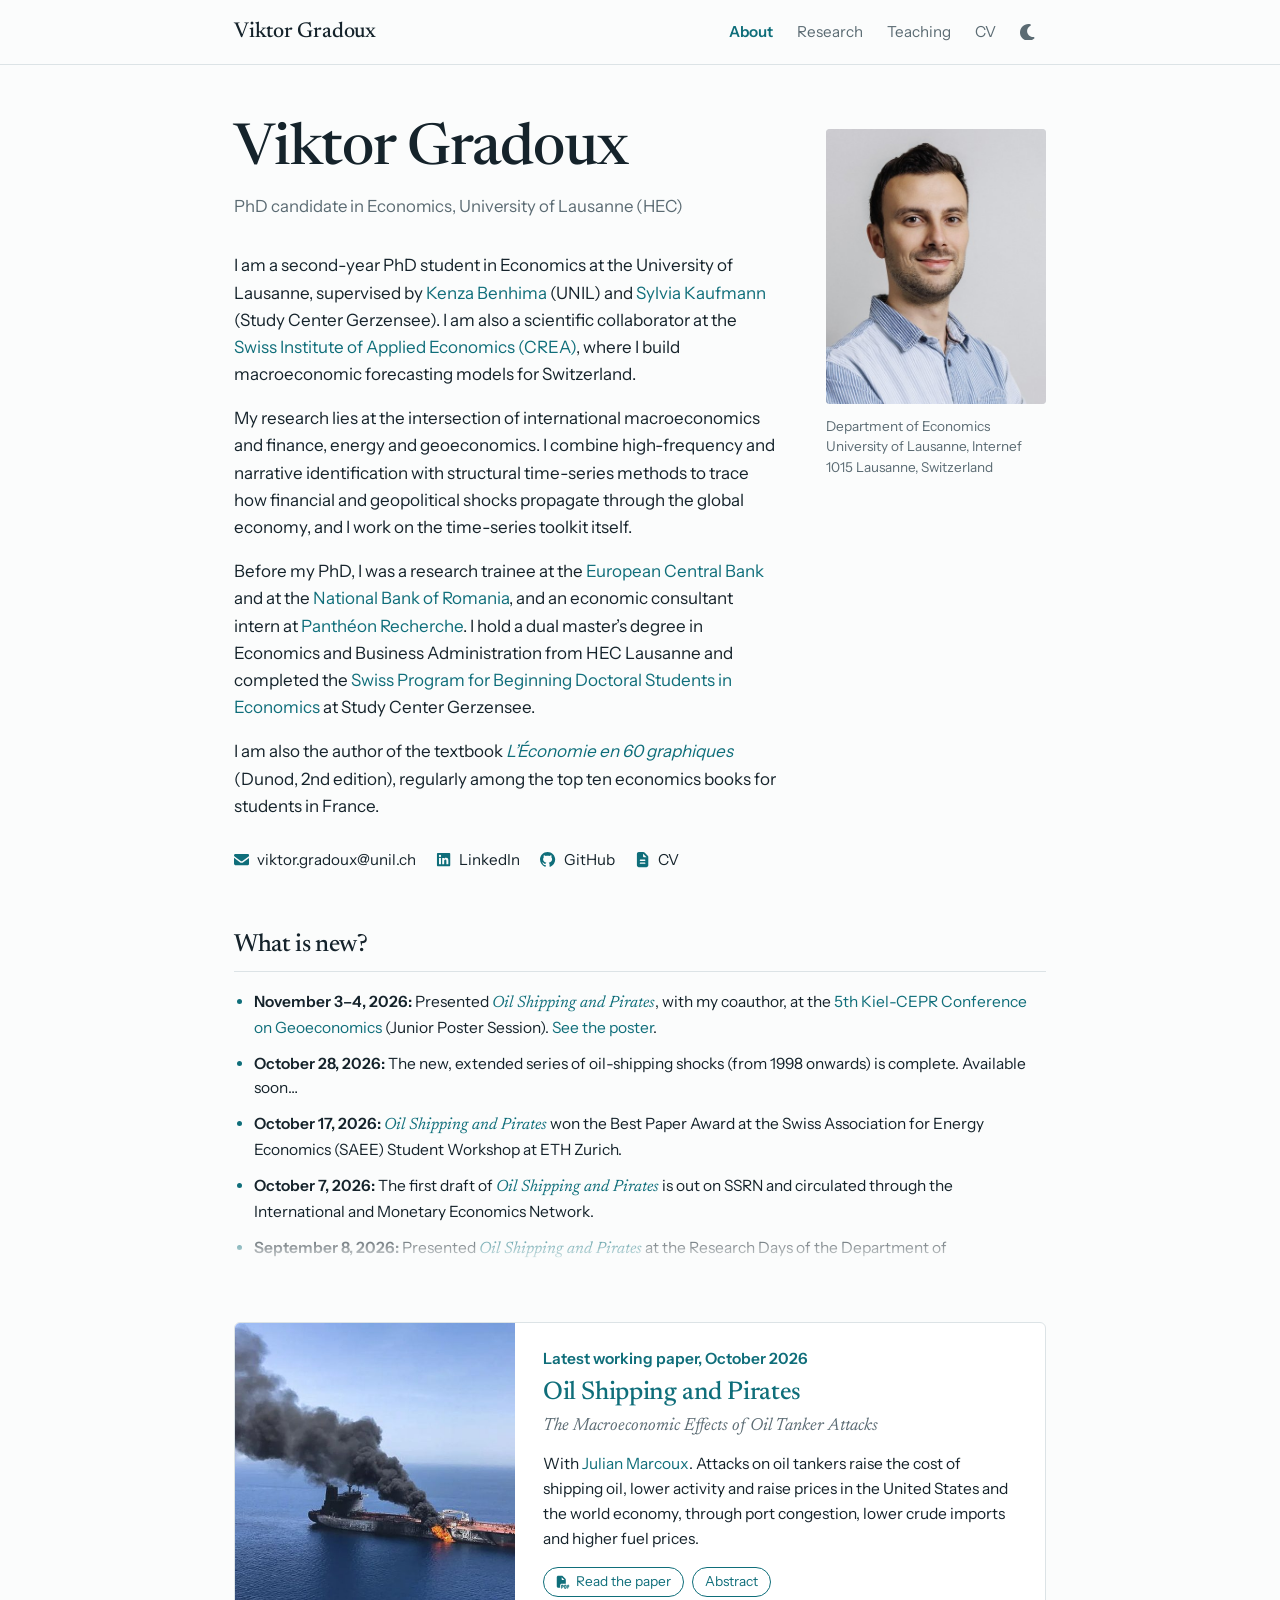
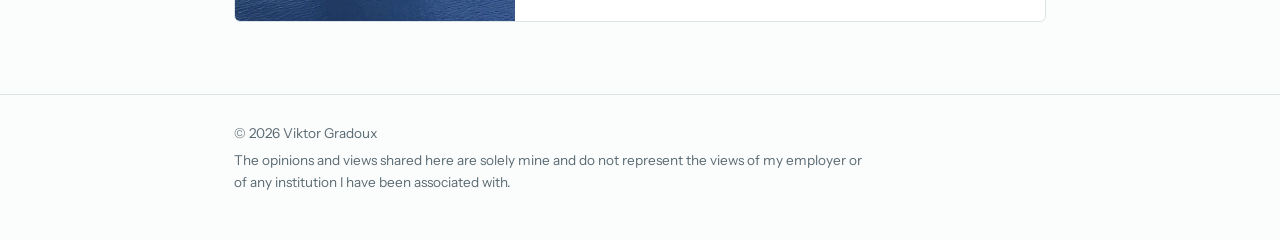
<file: docs/index.html>
<!DOCTYPE html>
<html xmlns="http://www.w3.org/1999/xhtml" lang="en" xml:lang="en"><head>

<meta charset="utf-8">
<meta name="generator" content="quarto-1.5.57">

<meta name="viewport" content="width=device-width, initial-scale=1.0, user-scalable=yes">

<meta name="description" content="Viktor Gradoux, PhD candidate in Economics at the University of Lausanne: international macroeconomics, energy and geoeconomics.">

<title>Viktor Gradoux</title>
<style>
code{white-space: pre-wrap;}
span.smallcaps{font-variant: small-caps;}
div.columns{display: flex; gap: min(4vw, 1.5em);}
div.column{flex: auto; overflow-x: auto;}
div.hanging-indent{margin-left: 1.5em; text-indent: -1.5em;}
ul.task-list{list-style: none;}
ul.task-list li input[type="checkbox"] {
  width: 0.8em;
  margin: 0 0.8em 0.2em -1em; /* quarto-specific, see https://github.com/quarto-dev/quarto-cli/issues/4556 */ 
  vertical-align: middle;
}
.display.math{display: block; text-align: center; margin: 0.5rem auto;}
</style>


<link rel="icon" href="assets/img/favicon.svg" type="image/svg+xml">
<link rel="preload" href="assets/fonts/newsreader-latin-standard-normal.woff2" as="font" type="font/woff2" crossorigin="">
<link rel="stylesheet" href="assets/css/style.css?v=20261104">
<script src="assets/js/site.js"></script>


</head>

<body>

<!-- Site header and menu, shared by every page. Add a page to the menu here. -->
  <header class="site-header">
    <div class="wrap">
      <a class="site-name" href="index.html">Viktor Gradoux</a>
      <button class="icon-btn menu-btn" id="menu-toggle" aria-label="Open menu" aria-expanded="false" aria-controls="site-nav"><svg class="ico" aria-hidden="true" focusable="false" xmlns="http://www.w3.org/2000/svg" viewbox="0 0 448 512"><path fill="currentColor" d="M0 96C0 78.3 14.3 64 32 64l384 0c17.7 0 32 14.3 32 32s-14.3 32-32 32L32 128C14.3 128 0 113.7 0 96zM0 256c0-17.7 14.3-32 32-32l384 0c17.7 0 32 14.3 32 32s-14.3 32-32 32L32 288c-17.7 0-32-14.3-32-32zM448 416c0 17.7-14.3 32-32 32L32 448c-17.7 0-32-14.3-32-32s14.3-32 32-32l384 0c17.7 0 32 14.3 32 32z"></path></svg></button>
      <nav class="nav" id="site-nav" aria-label="Main">
        <a href="index.html">About</a>
        <a href="research.html">Research</a>
        <a href="teaching.html">Teaching</a>
        <a href="cv.html">CV</a>
        <button class="icon-btn" id="theme-toggle" aria-label="Switch theme"><svg class="ico" aria-hidden="true" focusable="false" xmlns="http://www.w3.org/2000/svg" viewbox="0 0 512 512"><path fill="currentColor" d="M256 0C114.6 0 0 114.6 0 256S114.6 512 256 512c68.8 0 131.3-27.2 177.3-71.4 7.3-7 9.4-17.9 5.3-27.1s-13.7-14.9-23.8-14.1c-4.9 .4-9.8 .6-14.8 .6-101.6 0-184-82.4-184-184 0-72.1 41.5-134.6 102.1-164.8 9.1-4.5 14.3-14.3 13.1-24.4S322.6 8.5 312.7 6.3C294.4 2.2 275.4 0 256 0z"></path></svg></button>
      </nav>
    </div>
  </header>

  <main>
    <div class="wrap">




      <div class="about">
        <div class="about-head">
          <h1 class="about-name">Viktor Gradoux</h1>
          <p class="about-role">PhD candidate in Economics, University of Lausanne (HEC)</p>
        </div>
        <div class="about-text">
<!-- Biography: plain Markdown, edit freely. -->
<div class="bio">
<p>I am a second-year PhD student in Economics at the University of Lausanne, supervised by <a href="https://sites.google.com/site/benhimakenza/">Kenza Benhima</a> (UNIL) and <a href="https://szgerzensee.ch/about/staff/sylvia-kaufmann">Sylvia Kaufmann</a> (Study Center Gerzensee). I am also a scientific collaborator at the <a href="https://www.unil.ch/crea/fr/home/menuinst/a-propos/nos-membres.html">Swiss Institute of Applied Economics (CREA)</a>, where I build macroeconomic forecasting models for Switzerland.</p>
<p>My research lies at the intersection of international macroeconomics and finance, energy and geoeconomics. I combine high-frequency and narrative identification with structural time-series methods to trace how financial and geopolitical shocks propagate through the global economy, and I work on the time-series toolkit itself.</p>
<p>Before my PhD, I was a research trainee at the <a href="https://www.ecb.europa.eu/home/html/index.en.html">European Central Bank</a> and at the <a href="https://www.bnr.ro/National-Bank-of-Romania-1144-Mobile.aspx">National Bank of Romania</a>, and an economic consultant intern at <a href="https://www.pantheon-recherche.com/">Panthéon Recherche</a>. I hold a dual master’s degree in Economics and Business Administration from HEC Lausanne and completed the <a href="https://szgerzensee.ch/courses/swiss-program-for-beginning-doctoral-students-in-economics/alumni-1">Swiss Program for Beginning Doctoral Students in Economics</a> at Study Center Gerzensee.</p>
<p>I am also the author of the textbook <a href="https://www.dunod.com/prepas-concours/economie-en-60-graphiques-pour-reussir-vos-concours"><em>L’Économie en 60 graphiques</em></a> (Dunod, 2nd edition), regularly among the top ten economics books for students in France.</p>
</div>
          <ul class="links">
            <li><a href="mailto:viktor.gradoux@unil.ch"><svg class="ico" aria-hidden="true" focusable="false" xmlns="http://www.w3.org/2000/svg" viewbox="0 0 512 512"><path fill="currentColor" d="M48 64c-26.5 0-48 21.5-48 48 0 15.1 7.1 29.3 19.2 38.4l208 156c17.1 12.8 40.5 12.8 57.6 0l208-156c12.1-9.1 19.2-23.3 19.2-38.4 0-26.5-21.5-48-48-48L48 64zM0 196L0 384c0 35.3 28.7 64 64 64l384 0c35.3 0 64-28.7 64-64l0-188-198.4 148.8c-34.1 25.6-81.1 25.6-115.2 0L0 196z"></path></svg>viktor.gradoux@unil.ch</a></li>
            <li><a href="https://ch.linkedin.com/in/viktor-gradoux-b36a55170"><svg class="ico" aria-hidden="true" focusable="false" xmlns="http://www.w3.org/2000/svg" viewbox="0 0 448 512"><path fill="currentColor" d="M416 32L31.9 32C14.3 32 0 46.5 0 64.3L0 447.7C0 465.5 14.3 480 31.9 480L416 480c17.6 0 32-14.5 32-32.3l0-383.4C448 46.5 433.6 32 416 32zM135.4 416l-66.4 0 0-213.8 66.5 0 0 213.8-.1 0zM102.2 96a38.5 38.5 0 1 1 0 77 38.5 38.5 0 1 1 0-77zM384.3 416l-66.4 0 0-104c0-24.8-.5-56.7-34.5-56.7-34.6 0-39.9 27-39.9 54.9l0 105.8-66.4 0 0-213.8 63.7 0 0 29.2 .9 0c8.9-16.8 30.6-34.5 62.9-34.5 67.2 0 79.7 44.3 79.7 101.9l0 117.2z"></path></svg>LinkedIn</a></li>
            <li><a href="https://github.com/viktor-gradoux"><svg class="ico" aria-hidden="true" focusable="false" xmlns="http://www.w3.org/2000/svg" viewbox="0 0 512 512"><path fill="currentColor" d="M216.5 362.5c-66-8-112.5-55.5-112.5-117 0-25 9-52 24-70-6.5-16.5-5.5-51.5 2-66 20-2.5 47 8 63 22.5 19-6 39-9 63.5-9s44.5 3 62.5 8.5c15.5-14 43-24.5 63-22 7 13.5 8 48.5 1.5 65.5 16 19 24.5 44.5 24.5 70.5 0 61.5-46.5 108-113.5 116.5 17 11 28.5 35 28.5 62.5l0 52C323 491.5 335.5 500 350.5 494 441 459.5 512 369 512 257 512 115.5 397 0 255.5 0S0 115.5 0 257c0 111 70.5 203 165.5 237.5 13.5 5 26.5-4 26.5-17.5l0-40c-7 3-16 5-24 5-33 0-52.5-18-66.5-51.5-5.5-13.5-11.5-21.5-23-23-6-.5-8-3-8-6 0-6 10-10.5 20-10.5 14.5 0 27 9 40 27.5 10 14.5 20.5 21 33 21s20.5-4.5 32-16c8.5-8.5 15-16 21-21z"></path></svg>GitHub</a></li>
            <li><a href="cv.html"><svg class="ico" aria-hidden="true" focusable="false" xmlns="http://www.w3.org/2000/svg" viewbox="0 0 384 512"><path fill="currentColor" d="M0 64C0 28.7 28.7 0 64 0L213.5 0c17 0 33.3 6.7 45.3 18.7L365.3 125.3c12 12 18.7 28.3 18.7 45.3L384 448c0 35.3-28.7 64-64 64L64 512c-35.3 0-64-28.7-64-64L0 64zm208-5.5l0 93.5c0 13.3 10.7 24 24 24L325.5 176 208 58.5zM120 256c-13.3 0-24 10.7-24 24s10.7 24 24 24l144 0c13.3 0 24-10.7 24-24s-10.7-24-24-24l-144 0zm0 96c-13.3 0-24 10.7-24 24s10.7 24 24 24l144 0c13.3 0 24-10.7 24-24s-10.7-24-24-24l-144 0z"></path></svg>CV</a></li>
          </ul>
        </div>
        <div class="portrait">
          <figure>
            <img src="assets/img/viktor-gradoux.jpg" alt="Portrait of Viktor Gradoux" width="560" height="700">
            <figcaption>Department of Economics<br>University of Lausanne, Internef<br>1015 Lausanne, Switzerland</figcaption>
          </figure>
        </div>
      </div>

      <section class="news" aria-labelledby="news-title">
        <h2 id="news-title" class="news-title">What is new?</h2>
        <!-- News: newest first. Each item is one <li>; the box scrolls once the list is long. -->
        <div class="news-scroll" tabindex="0" role="region" aria-label="News, scrollable">
          <ul class="news-list">
            <li><strong>November 3–4, 2026:</strong> Presented <a href="research.html#oil-shipping"><em>Oil Shipping and Pirates</em></a>, with my coauthor, at the <a href="https://cepr.org/events/5th-kiel-cepr-conference-geoeconomics">5th Kiel-CEPR Conference on Geoeconomics</a> (Junior Poster Session). <a href="assets/files/Gradoux_Marcoux_Kiel-CEPR_poster.pdf">See the poster</a>.</li>
            <li><strong>October 28, 2026:</strong> The new, extended series of oil-shipping shocks (from 1998 onwards) is complete. Available soon…</li>
            <li><strong>October 17, 2026:</strong> <a href="research.html#oil-shipping"><em>Oil Shipping and Pirates</em></a> won the Best Paper Award at the Swiss Association for Energy Economics (SAEE) Student Workshop at ETH Zurich.</li>
            <li><strong>October 7, 2026:</strong> The first draft of <a href="assets/files/Gradoux_Marcoux_Oil_Shipping_and_Pirates.pdf"><em>Oil Shipping and Pirates</em></a> is out on SSRN and circulated through the International and Monetary Economics Network.</li>
            <li><strong>September 8, 2026:</strong> Presented <a href="research.html#oil-shipping"><em>Oil Shipping and Pirates</em></a> at the Research Days of the Department of Economics, University of Lausanne.</li>
            <li><strong>August 24–28, 2026:</strong> Attended, with my coauthor, the <a href="https://www.ugent.be/eb/economics/en/news-events/news/summerschoolmacro2026">Empirical Macroeconomics Summer School</a> at Ghent University and its BVAR course taught by Christiane Baumeister, with great early-stage feedback on our work. Best summer school ever!</li>
            <li><strong>June 1, 2026:</strong> Guest visitor at the Department of Economics (Chair of Economics), University of Basel, hosted by <a href="https://wwz.unibas.ch/en/persons/sarah-lein/">Sarah Lein</a>.</li>
          </ul>
        </div>
      </section>

      <section class="featured" aria-labelledby="featured-title">
        <img src="assets/img/oil-tanker.jpg" alt="An oil tanker on fire at sea, with black smoke rising" loading="lazy">
        <div class="featured-body">
          <p class="featured-kicker">Latest working paper, October 2026</p>
          <h2 id="featured-title"><a href="research.html#oil-shipping">Oil Shipping and Pirates</a></h2>
          <p class="subtitle">The Macroeconomic Effects of Oil Tanker Attacks</p>
          <p>With <a href="https://julianmarcoux.github.io/">Julian Marcoux</a>. Attacks on oil tankers raise the cost of shipping oil, lower activity and raise prices in the United States and the world economy, through port congestion, lower crude imports and higher fuel prices.</p>
          <div class="pub-actions">
            <a class="btn" href="assets/files/Gradoux_Marcoux_Oil_Shipping_and_Pirates.pdf"><svg class="ico" aria-hidden="true" focusable="false" xmlns="http://www.w3.org/2000/svg" viewbox="0 0 576 512"><path fill="currentColor" d="M96 0C60.7 0 32 28.7 32 64l0 384c0 35.3 28.7 64 64 64l80 0 0-112c0-35.3 28.7-64 64-64l176 0 0-165.5c0-17-6.7-33.3-18.7-45.3L290.7 18.7C278.7 6.7 262.5 0 245.5 0L96 0zM357.5 176L264 176c-13.3 0-24-10.7-24-24L240 58.5 357.5 176zM240 380c-11 0-20 9-20 20l0 128c0 11 9 20 20 20s20-9 20-20l0-28 12 0c33.1 0 60-26.9 60-60s-26.9-60-60-60l-32 0zm32 80l-12 0 0-40 12 0c11 0 20 9 20 20s-9 20-20 20zm96-80c-11 0-20 9-20 20l0 128c0 11 9 20 20 20l32 0c28.7 0 52-23.3 52-52l0-64c0-28.7-23.3-52-52-52l-32 0zm20 128l0-88 12 0c6.6 0 12 5.4 12 12l0 64c0 6.6-5.4 12-12 12l-12 0zm88-108l0 128c0 11 9 20 20 20s20-9 20-20l0-44 28 0c11 0 20-9 20-20s-9-20-20-20l-28 0 0-24 28 0c11 0 20-9 20-20s-9-20-20-20l-48 0c-11 0-20 9-20 20z"></path></svg>Read the paper</a>
            <a class="btn" href="research.html#oil-shipping">Abstract</a>
          </div>
        </div>
      </section>

    </div>
  </main>

  <footer class="site-footer">
    <div class="wrap">
      <p>© <span id="year">2026</span> Viktor Gradoux</p>
      <p>The opinions and views shared here are solely mine and do not represent the views of my employer or of any institution I have been associated with.</p>
    </div>
  </footer>




</body></html>
</file>
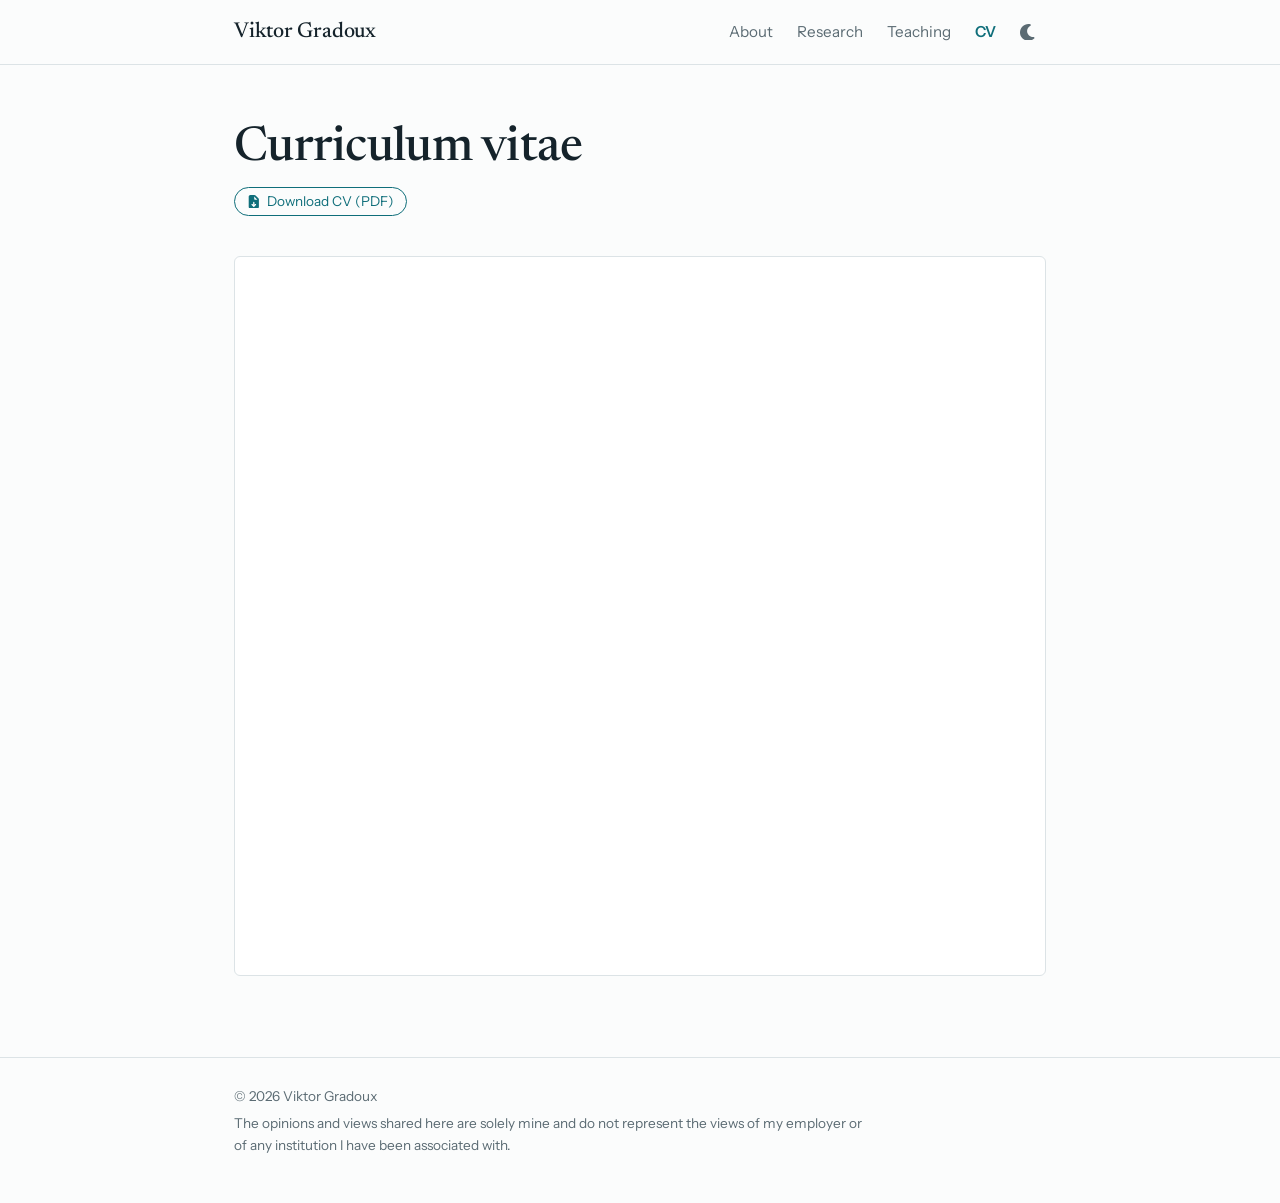
<file: docs/cv.html>
<!DOCTYPE html>
<html xmlns="http://www.w3.org/1999/xhtml" lang="en" xml:lang="en"><head>

<meta charset="utf-8">
<meta name="generator" content="quarto-1.5.57">

<meta name="viewport" content="width=device-width, initial-scale=1.0, user-scalable=yes">

<meta name="description" content="Viktor Gradoux, PhD candidate in Economics at the University of Lausanne: international macroeconomics, energy and geoeconomics.">

<title>CV | Viktor Gradoux</title>
<style>
code{white-space: pre-wrap;}
span.smallcaps{font-variant: small-caps;}
div.columns{display: flex; gap: min(4vw, 1.5em);}
div.column{flex: auto; overflow-x: auto;}
div.hanging-indent{margin-left: 1.5em; text-indent: -1.5em;}
ul.task-list{list-style: none;}
ul.task-list li input[type="checkbox"] {
  width: 0.8em;
  margin: 0 0.8em 0.2em -1em; /* quarto-specific, see https://github.com/quarto-dev/quarto-cli/issues/4556 */ 
  vertical-align: middle;
}
.display.math{display: block; text-align: center; margin: 0.5rem auto;}
</style>


<link rel="icon" href="assets/img/favicon.svg" type="image/svg+xml">
<link rel="preload" href="assets/fonts/newsreader-latin-standard-normal.woff2" as="font" type="font/woff2" crossorigin="">
<link rel="stylesheet" href="assets/css/style.css?v=20261104">
<script src="assets/js/site.js"></script>


</head>

<body>

<!-- Site header and menu, shared by every page. Add a page to the menu here. -->
  <header class="site-header">
    <div class="wrap">
      <a class="site-name" href="index.html">Viktor Gradoux</a>
      <button class="icon-btn menu-btn" id="menu-toggle" aria-label="Open menu" aria-expanded="false" aria-controls="site-nav"><svg class="ico" aria-hidden="true" focusable="false" xmlns="http://www.w3.org/2000/svg" viewbox="0 0 448 512"><path fill="currentColor" d="M0 96C0 78.3 14.3 64 32 64l384 0c17.7 0 32 14.3 32 32s-14.3 32-32 32L32 128C14.3 128 0 113.7 0 96zM0 256c0-17.7 14.3-32 32-32l384 0c17.7 0 32 14.3 32 32s-14.3 32-32 32L32 288c-17.7 0-32-14.3-32-32zM448 416c0 17.7-14.3 32-32 32L32 448c-17.7 0-32-14.3-32-32s14.3-32 32-32l384 0c17.7 0 32 14.3 32 32z"></path></svg></button>
      <nav class="nav" id="site-nav" aria-label="Main">
        <a href="index.html">About</a>
        <a href="research.html">Research</a>
        <a href="teaching.html">Teaching</a>
        <a href="cv.html">CV</a>
        <button class="icon-btn" id="theme-toggle" aria-label="Switch theme"><svg class="ico" aria-hidden="true" focusable="false" xmlns="http://www.w3.org/2000/svg" viewbox="0 0 512 512"><path fill="currentColor" d="M256 0C114.6 0 0 114.6 0 256S114.6 512 256 512c68.8 0 131.3-27.2 177.3-71.4 7.3-7 9.4-17.9 5.3-27.1s-13.7-14.9-23.8-14.1c-4.9 .4-9.8 .6-14.8 .6-101.6 0-184-82.4-184-184 0-72.1 41.5-134.6 102.1-164.8 9.1-4.5 14.3-14.3 13.1-24.4S322.6 8.5 312.7 6.3C294.4 2.2 275.4 0 256 0z"></path></svg></button>
      </nav>
    </div>
  </header>

  <main>
    <div class="wrap">




      <h1 class="page-title">Curriculum vitae</h1>
      <p class="page-lede"><a class="btn" href="assets/files/cv.pdf?v=20261104"><svg class="ico" aria-hidden="true" focusable="false" xmlns="http://www.w3.org/2000/svg" viewbox="0 0 384 512"><path fill="currentColor" d="M0 64C0 28.7 28.7 0 64 0L213.5 0c17 0 33.3 6.7 45.3 18.7L365.3 125.3c12 12 18.7 28.3 18.7 45.3L384 448c0 35.3-28.7 64-64 64L64 512c-35.3 0-64-28.7-64-64L0 64zm208-5.5l0 93.5c0 13.3 10.7 24 24 24L325.5 176 208 58.5zM175 441c9.4 9.4 24.6 9.4 33.9 0l64-64c9.4-9.4 9.4-24.6 0-33.9s-24.6-9.4-33.9 0l-23 23 0-86.1c0-13.3-10.7-24-24-24s-24 10.7-24 24l0 86.1-23-23c-9.4-9.4-24.6-9.4-33.9 0s-9.4 24.6 0 33.9l64 64z"></path></svg>Download CV (PDF)</a></p>
      <iframe class="cv-frame" src="assets/files/cv.pdf?v=20261104#toolbar=0" title="Curriculum vitae of Viktor Gradoux"></iframe>

    </div>
  </main>

  <footer class="site-footer">
    <div class="wrap">
      <p>© <span id="year">2026</span> Viktor Gradoux</p>
      <p>The opinions and views shared here are solely mine and do not represent the views of my employer or of any institution I have been associated with.</p>
    </div>
  </footer>




</body></html>
</file>
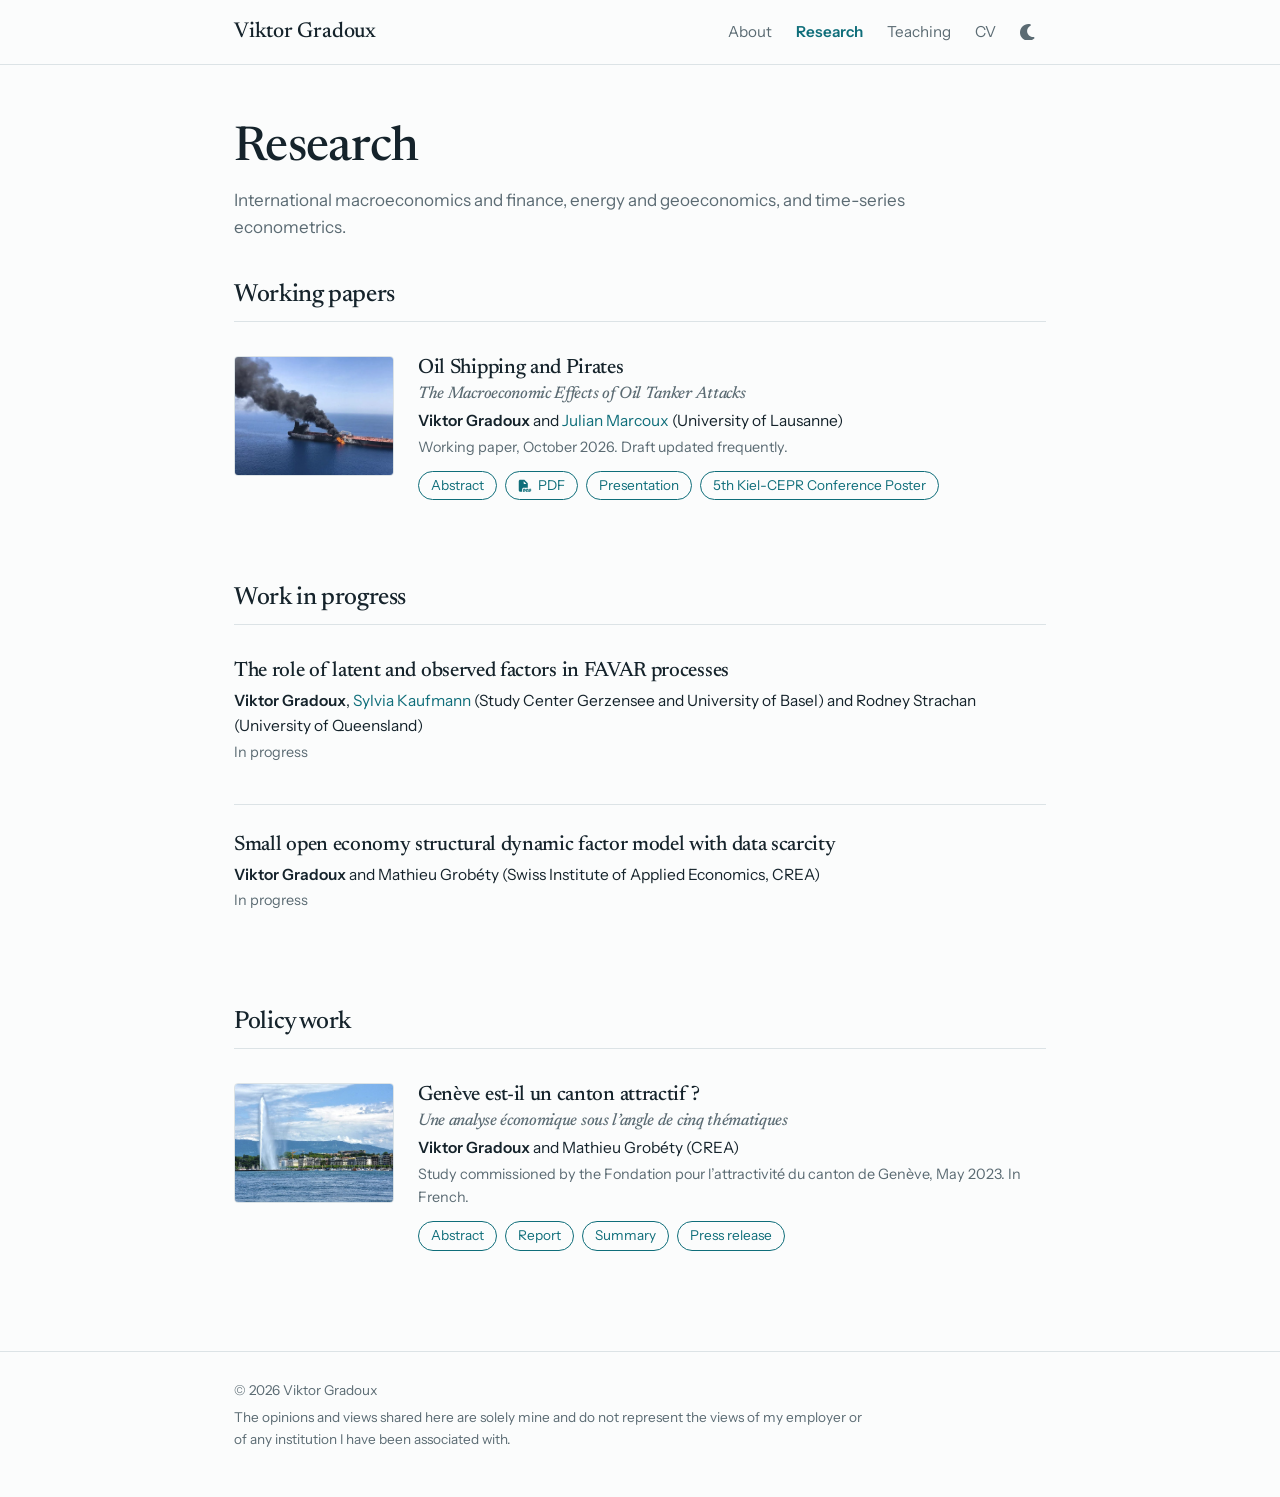
<file: docs/research.html>
<!DOCTYPE html>
<html xmlns="http://www.w3.org/1999/xhtml" lang="en" xml:lang="en"><head>

<meta charset="utf-8">
<meta name="generator" content="quarto-1.5.57">

<meta name="viewport" content="width=device-width, initial-scale=1.0, user-scalable=yes">

<meta name="description" content="Viktor Gradoux, PhD candidate in Economics at the University of Lausanne: international macroeconomics, energy and geoeconomics.">

<title>Research | Viktor Gradoux</title>
<style>
code{white-space: pre-wrap;}
span.smallcaps{font-variant: small-caps;}
div.columns{display: flex; gap: min(4vw, 1.5em);}
div.column{flex: auto; overflow-x: auto;}
div.hanging-indent{margin-left: 1.5em; text-indent: -1.5em;}
ul.task-list{list-style: none;}
ul.task-list li input[type="checkbox"] {
  width: 0.8em;
  margin: 0 0.8em 0.2em -1em; /* quarto-specific, see https://github.com/quarto-dev/quarto-cli/issues/4556 */ 
  vertical-align: middle;
}
.display.math{display: block; text-align: center; margin: 0.5rem auto;}
</style>


<link rel="icon" href="assets/img/favicon.svg" type="image/svg+xml">
<link rel="preload" href="assets/fonts/newsreader-latin-standard-normal.woff2" as="font" type="font/woff2" crossorigin="">
<link rel="stylesheet" href="assets/css/style.css?v=20261104">
<script src="assets/js/site.js"></script>


</head>

<body>

<!-- Site header and menu, shared by every page. Add a page to the menu here. -->
  <header class="site-header">
    <div class="wrap">
      <a class="site-name" href="index.html">Viktor Gradoux</a>
      <button class="icon-btn menu-btn" id="menu-toggle" aria-label="Open menu" aria-expanded="false" aria-controls="site-nav"><svg class="ico" aria-hidden="true" focusable="false" xmlns="http://www.w3.org/2000/svg" viewbox="0 0 448 512"><path fill="currentColor" d="M0 96C0 78.3 14.3 64 32 64l384 0c17.7 0 32 14.3 32 32s-14.3 32-32 32L32 128C14.3 128 0 113.7 0 96zM0 256c0-17.7 14.3-32 32-32l384 0c17.7 0 32 14.3 32 32s-14.3 32-32 32L32 288c-17.7 0-32-14.3-32-32zM448 416c0 17.7-14.3 32-32 32L32 448c-17.7 0-32-14.3-32-32s14.3-32 32-32l384 0c17.7 0 32 14.3 32 32z"></path></svg></button>
      <nav class="nav" id="site-nav" aria-label="Main">
        <a href="index.html">About</a>
        <a href="research.html">Research</a>
        <a href="teaching.html">Teaching</a>
        <a href="cv.html">CV</a>
        <button class="icon-btn" id="theme-toggle" aria-label="Switch theme"><svg class="ico" aria-hidden="true" focusable="false" xmlns="http://www.w3.org/2000/svg" viewbox="0 0 512 512"><path fill="currentColor" d="M256 0C114.6 0 0 114.6 0 256S114.6 512 256 512c68.8 0 131.3-27.2 177.3-71.4 7.3-7 9.4-17.9 5.3-27.1s-13.7-14.9-23.8-14.1c-4.9 .4-9.8 .6-14.8 .6-101.6 0-184-82.4-184-184 0-72.1 41.5-134.6 102.1-164.8 9.1-4.5 14.3-14.3 13.1-24.4S322.6 8.5 312.7 6.3C294.4 2.2 275.4 0 256 0z"></path></svg></button>
      </nav>
    </div>
  </header>

  <main>
    <div class="wrap">




<!-- Each paper is one <li class="pub"> block. Buttons: Abstract, PDF, Presentation.
     To add a talk, add an <li> to the "Presented at" list; &dagger; marks talks given by a coauthor;
     <sup class="award"> with the gold tanker SVG marks an award (footnote below the list). -->
      <h1 class="page-title">Research</h1>
      <p class="page-lede">International macroeconomics and finance, energy and geoeconomics, and time-series econometrics.</p>

      <h2 class="section">Working papers</h2>
      <ul class="pubs">
        <li class="pub" id="oil-shipping">
          <div class="pub-thumb"><img src="assets/img/oil-tanker.jpg" alt="An oil tanker on fire at sea" loading="lazy"></div>
          <div class="pub-body">
            <h3 class="pub-title">Oil Shipping and Pirates<span class="sub">The Macroeconomic Effects of Oil Tanker Attacks</span></h3>
            <p class="pub-authors"><span class="me">Viktor Gradoux</span> and <a href="https://julianmarcoux.github.io/">Julian Marcoux</a> (University of Lausanne)</p>
            <p class="pub-meta">Working paper, October 2026. Draft updated frequently.</p>
            <div class="pub-actions"><button class="btn" data-panel="oil-shipping-abs" aria-expanded="false" aria-controls="oil-shipping-abs">Abstract</button><a class="btn" href="assets/files/Gradoux_Marcoux_Oil_Shipping_and_Pirates.pdf"><svg class="ico" aria-hidden="true" focusable="false" xmlns="http://www.w3.org/2000/svg" viewbox="0 0 576 512"><path fill="currentColor" d="M96 0C60.7 0 32 28.7 32 64l0 384c0 35.3 28.7 64 64 64l80 0 0-112c0-35.3 28.7-64 64-64l176 0 0-165.5c0-17-6.7-33.3-18.7-45.3L290.7 18.7C278.7 6.7 262.5 0 245.5 0L96 0zM357.5 176L264 176c-13.3 0-24-10.7-24-24L240 58.5 357.5 176zM240 380c-11 0-20 9-20 20l0 128c0 11 9 20 20 20s20-9 20-20l0-28 12 0c33.1 0 60-26.9 60-60s-26.9-60-60-60l-32 0zm32 80l-12 0 0-40 12 0c11 0 20 9 20 20s-9 20-20 20zm96-80c-11 0-20 9-20 20l0 128c0 11 9 20 20 20l32 0c28.7 0 52-23.3 52-52l0-64c0-28.7-23.3-52-52-52l-32 0zm20 128l0-88 12 0c6.6 0 12 5.4 12 12l0 64c0 6.6-5.4 12-12 12l-12 0zm88-108l0 128c0 11 9 20 20 20s20-9 20-20l0-44 28 0c11 0 20-9 20-20s-9-20-20-20l-28 0 0-24 28 0c11 0 20-9 20-20s-9-20-20-20l-48 0c-11 0-20 9-20 20z"></path></svg>PDF</a><button class="btn" data-panel="oil-shipping-talks" aria-expanded="false" aria-controls="oil-shipping-talks">Presentation</button><a class="btn" href="assets/files/Gradoux_Marcoux_Kiel-CEPR_poster.pdf">5th Kiel-CEPR Conference Poster</a></div>
            <div class="pub-panel" id="oil-shipping-abs" hidden=""><p>This paper studies the macroeconomic effects of attacks on oil tankers. We identify oil-shipping-cost shocks by combining a narrative record of tanker attacks with high-frequency changes in tanker freight rates. We focus on attacks along key shipping routes in the Middle East and Southeast Asia. Focusing on the period since the onset of the U.S. shale oil boom, we find that these shocks lower economic activity and raise consumer prices in both the United States and the world economy. Crude production and oil prices show no significant immediate response, while inventories decline. These responses differ from those associated with conventional oil supply shocks and other shipping shocks. U.S. evidence points to an energy-trade channel, with increased congestion at Middle Eastern ports, lower crude imports and refinery inputs, leading to higher fuel prices. We also document that manufacturing orders and shipments fall immediately, consistent with precautionary adjustments in firms’ purchases and investment plans. These findings, together with the contraction in global activity, suggest that oil-shipping disruptions can hurt both oil-importing and oil-exporting economies.</p><p class="kw">Keywords: oil shipping, piracy, high-frequency identification, proxy SVAR, energy security. JEL: E31, E32, F51, Q41, Q43.</p></div><div class="pub-panel talks-with-photo" id="oil-shipping-talks" hidden=""><figure class="talks-photo"><a href="assets/img/kiel-cepr-poster.jpg"><img src="assets/img/kiel-cepr-poster.jpg" alt="Viktor Gradoux presenting the poster Oil Shipping and Pirates at the 5th Kiel-CEPR Conference on Geoeconomics" loading="lazy" width="540" height="955"></a><figcaption>Poster session, 5th Kiel-CEPR Conference on Geoeconomics, November 2026</figcaption></figure><div class="talks-body"><p class="talks-head">Presented at</p><ul class="talks"><li><span class="talk-year">2026</span><span>University of Lausanne Research Days, <span class="nobr">ETH Zurich<sup class="dagger">†</sup><sup class="award"><svg class="tanker" xmlns="http://www.w3.org/2000/svg" viewbox="0 0 40 16" role="img" aria-label="Best paper award"><title>Best paper award</title><path fill="currentColor" d="M0.5 9h39l-3.5 6h-32zM3 3.5h7v5.5h-7zM2 3h9v1.2h-9zM4.5 0.5h2.5v3h-2.5zM12 7.2h23v1.8h-23zM35 4.5h1v4.5h-1z"></path></svg></sup></span>, 5th Kiel-CEPR Conference on Geoeconomics (junior poster session), Study Center Gerzensee Alumni Conference (scheduled)</span></li></ul><p class="talks-note"><sup>†</sup> Presented by coauthor.</p><p class="talks-note"><sup class="award"><svg class="tanker" xmlns="http://www.w3.org/2000/svg" viewbox="0 0 40 16" aria-hidden="true" focusable="false"><path fill="currentColor" d="M0.5 9h39l-3.5 6h-32zM3 3.5h7v5.5h-7zM2 3h9v1.2h-9zM4.5 0.5h2.5v3h-2.5zM12 7.2h23v1.8h-23zM35 4.5h1v4.5h-1z"></path></svg></sup> Best paper awarded by the Swiss Association for Energy Economics and the Swiss Federal Office of Energy.</p></div></div>
          </div>
        </li>
      </ul>

      <h2 class="section">Work in progress</h2>
      <ul class="pubs">
        <li class="pub no-thumb" id="favar-factors">
          
          <div class="pub-body">
            <h3 class="pub-title">The role of latent and observed factors in FAVAR processes</h3>
            <p class="pub-authors"><span class="me">Viktor Gradoux</span>, <a href="https://szgerzensee.ch/about/staff/sylvia-kaufmann">Sylvia Kaufmann</a> (Study Center Gerzensee and University of Basel) and Rodney Strachan (University of Queensland)</p>
            <p class="pub-meta">In progress</p>
            
            
          </div>
        </li>
        <li class="pub no-thumb" id="soe-dfm">
          
          <div class="pub-body">
            <h3 class="pub-title">Small open economy structural dynamic factor model with data scarcity</h3>
            <p class="pub-authors"><span class="me">Viktor Gradoux</span> and Mathieu Grobéty (Swiss Institute of Applied Economics, CREA)</p>
            <p class="pub-meta">In progress</p>
            
            
          </div>
        </li>
      </ul>

      <h2 class="section" id="policy">Policy work</h2>
      <ul class="pubs">
        <li class="pub" id="geneve">
          <div class="pub-thumb"><img src="assets/img/geneve.jpg" alt="The Jet d’Eau on Lake Geneva" loading="lazy"></div>
          <div class="pub-body">
            <h3 class="pub-title">Genève est-il un canton attractif&nbsp;?<span class="sub">Une analyse économique sous l’angle de cinq thématiques</span></h3>
            <p class="pub-authors"><span class="me">Viktor Gradoux</span> and Mathieu Grobéty (CREA)</p>
            <p class="pub-meta">Study commissioned by the Fondation pour l’attractivité du canton de Genève, May 2023. In French.</p>
            <div class="pub-actions"><button class="btn" data-panel="geneve-abs" aria-expanded="false" aria-controls="geneve-abs">Abstract</button><a class="btn" href="https://www.unil.ch/files/live/sites/crea/files/etudes-conjoncturelles-sectorielles/analyses-thematiques/Attractivit%C3%A9%20du%20canton%20de%20Gen%C3%A8ve_CREA_2023M05.pdf">Report</a><a class="btn" href="https://www.unil.ch/files/live/sites/crea/files/Documents/Analyses%20%C3%A9conomiques/Etudes%20sur%20l%27%C3%A9conomie%20suisse%20ou%20r%C3%A9gionale/flag_resume_etudeattractivite_geneve.pdf">Summary</a><a class="btn" href="https://geneve-attractive.ch/sites/default/files/source/docs/crea_attractivite_geneve_rapport_20230503.pdf">Press release</a></div>
            <div class="pub-panel" id="geneve-abs" hidden=""><p lang="fr">Cette étude analyse l’attractivité du canton de Genève sous l’angle des finances publiques, de la fiscalité, de l’innovation, de la durabilité et des infrastructures. L’attractivité est mesurée par un grand nombre d’indicateurs économiques et à l’aide d’outils macroéconométriques, et comparée à celle des concurrents directs à l’échelle nationale (Vaud, Zoug, Zurich et Bâle).</p></div>
          </div>
        </li>
      </ul>

    </div>
  </main>

  <footer class="site-footer">
    <div class="wrap">
      <p>© <span id="year">2026</span> Viktor Gradoux</p>
      <p>The opinions and views shared here are solely mine and do not represent the views of my employer or of any institution I have been associated with.</p>
    </div>
  </footer>




</body></html>
</file>
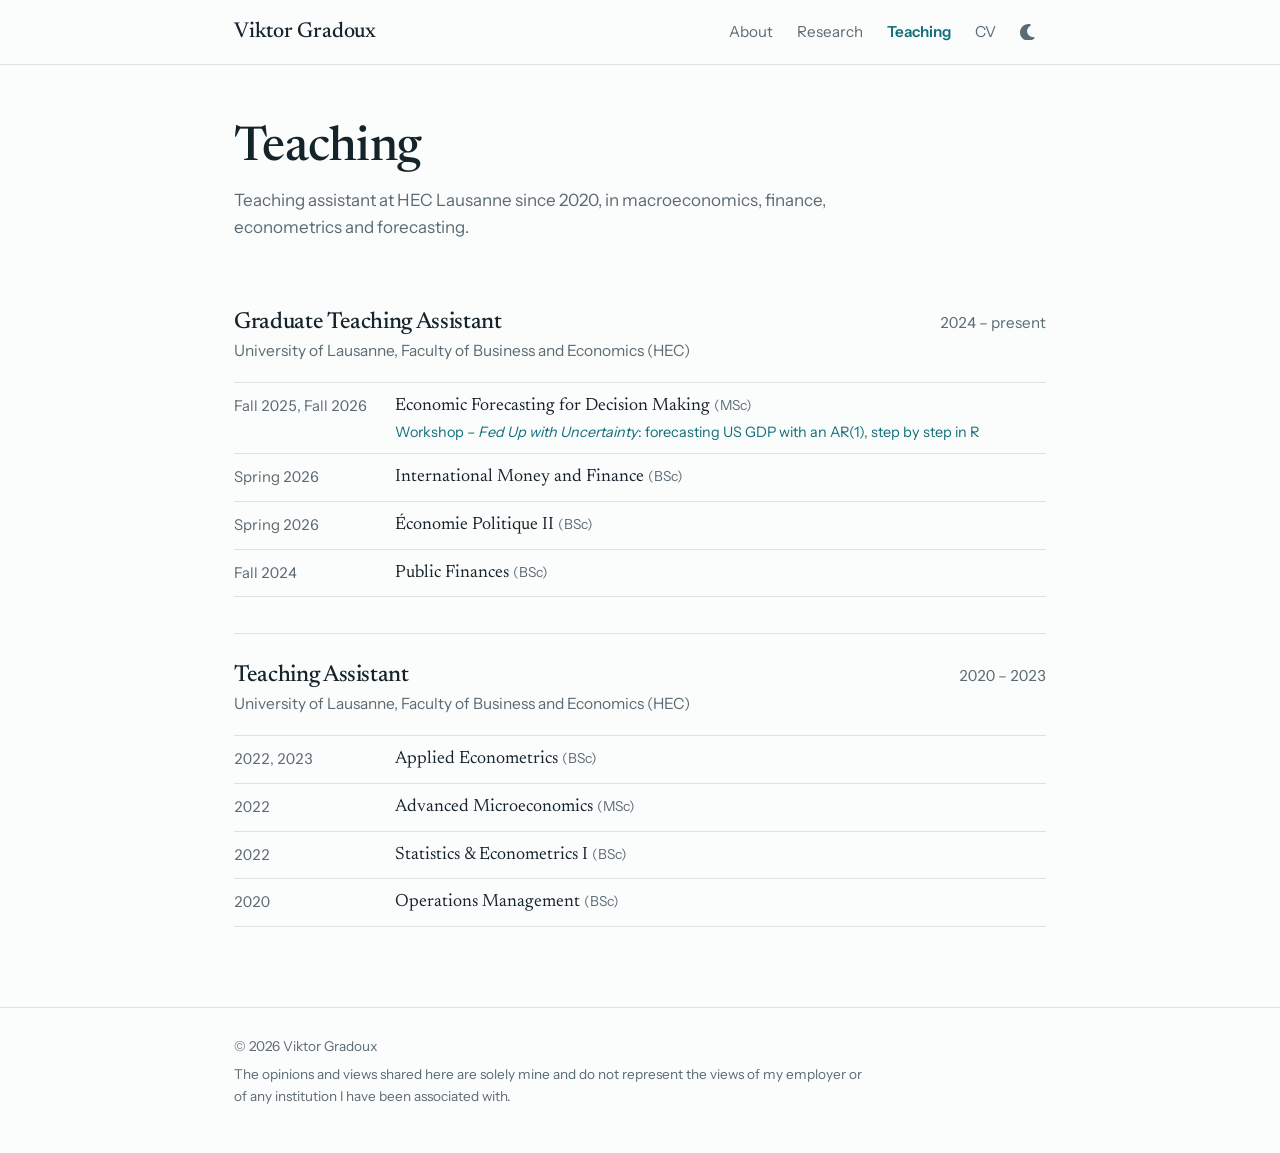
<file: docs/teaching.html>
<!DOCTYPE html>
<html xmlns="http://www.w3.org/1999/xhtml" lang="en" xml:lang="en"><head>

<meta charset="utf-8">
<meta name="generator" content="quarto-1.5.57">

<meta name="viewport" content="width=device-width, initial-scale=1.0, user-scalable=yes">

<meta name="description" content="Viktor Gradoux, PhD candidate in Economics at the University of Lausanne: international macroeconomics, energy and geoeconomics.">

<title>Teaching | Viktor Gradoux</title>
<style>
code{white-space: pre-wrap;}
span.smallcaps{font-variant: small-caps;}
div.columns{display: flex; gap: min(4vw, 1.5em);}
div.column{flex: auto; overflow-x: auto;}
div.hanging-indent{margin-left: 1.5em; text-indent: -1.5em;}
ul.task-list{list-style: none;}
ul.task-list li input[type="checkbox"] {
  width: 0.8em;
  margin: 0 0.8em 0.2em -1em; /* quarto-specific, see https://github.com/quarto-dev/quarto-cli/issues/4556 */ 
  vertical-align: middle;
}
.display.math{display: block; text-align: center; margin: 0.5rem auto;}
</style>


<link rel="icon" href="assets/img/favicon.svg" type="image/svg+xml">
<link rel="preload" href="assets/fonts/newsreader-latin-standard-normal.woff2" as="font" type="font/woff2" crossorigin="">
<link rel="stylesheet" href="assets/css/style.css?v=20261104">
<script src="assets/js/site.js"></script>


</head>

<body>

<!-- Site header and menu, shared by every page. Add a page to the menu here. -->
  <header class="site-header">
    <div class="wrap">
      <a class="site-name" href="index.html">Viktor Gradoux</a>
      <button class="icon-btn menu-btn" id="menu-toggle" aria-label="Open menu" aria-expanded="false" aria-controls="site-nav"><svg class="ico" aria-hidden="true" focusable="false" xmlns="http://www.w3.org/2000/svg" viewbox="0 0 448 512"><path fill="currentColor" d="M0 96C0 78.3 14.3 64 32 64l384 0c17.7 0 32 14.3 32 32s-14.3 32-32 32L32 128C14.3 128 0 113.7 0 96zM0 256c0-17.7 14.3-32 32-32l384 0c17.7 0 32 14.3 32 32s-14.3 32-32 32L32 288c-17.7 0-32-14.3-32-32zM448 416c0 17.7-14.3 32-32 32L32 448c-17.7 0-32-14.3-32-32s14.3-32 32-32l384 0c17.7 0 32 14.3 32 32z"></path></svg></button>
      <nav class="nav" id="site-nav" aria-label="Main">
        <a href="index.html">About</a>
        <a href="research.html">Research</a>
        <a href="teaching.html">Teaching</a>
        <a href="cv.html">CV</a>
        <button class="icon-btn" id="theme-toggle" aria-label="Switch theme"><svg class="ico" aria-hidden="true" focusable="false" xmlns="http://www.w3.org/2000/svg" viewbox="0 0 512 512"><path fill="currentColor" d="M256 0C114.6 0 0 114.6 0 256S114.6 512 256 512c68.8 0 131.3-27.2 177.3-71.4 7.3-7 9.4-17.9 5.3-27.1s-13.7-14.9-23.8-14.1c-4.9 .4-9.8 .6-14.8 .6-101.6 0-184-82.4-184-184 0-72.1 41.5-134.6 102.1-164.8 9.1-4.5 14.3-14.3 13.1-24.4S322.6 8.5 312.7 6.3C294.4 2.2 275.4 0 256 0z"></path></svg></button>
      </nav>
    </div>
  </header>

  <main>
    <div class="wrap">




<!-- Each position is one <section class="role">; each course is one <li> (term, then course name). -->
      <h1 class="page-title">Teaching</h1>
      <p class="page-lede">Teaching assistant at HEC Lausanne since 2020, in macroeconomics, finance, econometrics and forecasting.</p>

      <section class="role">
        <div class="role-head">
          <h2 class="role-title">Graduate Teaching Assistant</h2>
          <span class="role-years">2024 – present</span>
        </div>
        <p class="role-place">University of Lausanne, Faculty of Business and Economics (HEC)</p>
        <ul class="courses">
          <li><span class="course-term">Fall 2025, Fall 2026</span><span class="course-name">Economic Forecasting for Decision Making <span class="course-level">(MSc)</span><a class="course-sub" href="assets/teaching/fed-up-with-uncertainty.html">Workshop – <em>Fed Up with Uncertainty</em>: forecasting US GDP with an AR(1), step by step in R</a></span></li>
          <li><span class="course-term">Spring 2026</span><span class="course-name">International Money and Finance <span class="course-level">(BSc)</span></span></li>
          <li><span class="course-term">Spring 2026</span><span class="course-name">Économie Politique II <span class="course-level">(BSc)</span></span></li>
          <li><span class="course-term">Fall 2024</span><span class="course-name">Public Finances <span class="course-level">(BSc)</span></span></li>
        </ul>
      </section>

      <section class="role">
        <div class="role-head">
          <h2 class="role-title">Teaching Assistant</h2>
          <span class="role-years">2020 – 2023</span>
        </div>
        <p class="role-place">University of Lausanne, Faculty of Business and Economics (HEC)</p>
        <ul class="courses">
          <li><span class="course-term">2022, 2023</span><span class="course-name">Applied Econometrics <span class="course-level">(BSc)</span></span></li>
          <li><span class="course-term">2022</span><span class="course-name">Advanced Microeconomics <span class="course-level">(MSc)</span></span></li>
          <li><span class="course-term">2022</span><span class="course-name">Statistics &amp; Econometrics I <span class="course-level">(BSc)</span></span></li>
          <li><span class="course-term">2020</span><span class="course-name">Operations Management <span class="course-level">(BSc)</span></span></li>
        </ul>
      </section>

    </div>
  </main>

  <footer class="site-footer">
    <div class="wrap">
      <p>© <span id="year">2026</span> Viktor Gradoux</p>
      <p>The opinions and views shared here are solely mine and do not represent the views of my employer or of any institution I have been associated with.</p>
    </div>
  </footer>




</body></html>
</file>
<file: docs/assets/css/style.css>
/* Viktor Gradoux — personal academic website
   Plain HTML/CSS, no build step. Colours are tokens on :root; dark theme below. */

/* Self-hosted fonts (SIL Open Font License): Newsreader and Instrument Sans. */
@font-face { font-family: "Newsreader"; font-style: normal; font-weight: 200 800; font-display: swap;
  src: url("../fonts/newsreader-latin-standard-normal.woff2") format("woff2"); }
@font-face { font-family: "Newsreader"; font-style: italic; font-weight: 200 800; font-display: swap;
  src: url("../fonts/newsreader-latin-standard-italic.woff2") format("woff2"); }
@font-face { font-family: "Instrument Sans"; font-style: normal; font-weight: 400; font-display: swap;
  src: url("../fonts/instrument-sans-latin-400-normal.woff2") format("woff2"); }
@font-face { font-family: "Instrument Sans"; font-style: normal; font-weight: 500; font-display: swap;
  src: url("../fonts/instrument-sans-latin-500-normal.woff2") format("woff2"); }
@font-face { font-family: "Instrument Sans"; font-style: normal; font-weight: 600; font-display: swap;
  src: url("../fonts/instrument-sans-latin-600-normal.woff2") format("woff2"); }

:root {
  --bg: #fbfcfc;
  --surface: #ffffff;
  --ink: #15232b;
  --muted: #5b6b73;
  --rule: #dce3e6;
  --accent: #0f6e7a;
  --accent-ink: #0b5560;
  --accent-soft: #e4f1f2;

  --serif: "Newsreader", Georgia, "Times New Roman", serif;
  --sans: "Instrument Sans", "Helvetica Neue", Arial, sans-serif;

  --measure: 860px;
  --gutter: 24px;
  color-scheme: light;
}

@media (prefers-color-scheme: dark) {
  :root:not([data-theme="light"]) {
    --bg: #0f1a1f;
    --surface: #15232b;
    --ink: #e6edef;
    --muted: #9db0b7;
    --rule: #2a3b43;
    --accent: #5bc0c9;
    --accent-ink: #8bd6dc;
    --accent-soft: #17343a;
    color-scheme: dark;
  }
}
:root[data-theme="dark"] {
  --bg: #0f1a1f;
  --surface: #15232b;
  --ink: #e6edef;
  --muted: #9db0b7;
  --rule: #2a3b43;
  --accent: #5bc0c9;
  --accent-ink: #8bd6dc;
  --accent-soft: #17343a;
  color-scheme: dark;
}

*, *::before, *::after { box-sizing: border-box; }

html { -webkit-text-size-adjust: 100%; }

body {
  margin: 0;
  background: var(--bg);
  color: var(--ink);
  font-family: var(--sans);
  font-size: 17px;
  line-height: 1.6;
  text-rendering: optimizeLegibility;
}

img { max-width: 100%; height: auto; display: block; }
.ico { width: 1em; height: 1em; flex: none; fill: currentColor; }
.icon-btn .ico { width: 1.05em; height: 1.05em; }

a { color: var(--accent); text-decoration: none; text-underline-offset: 3px; }
a:hover { text-decoration: underline; color: var(--accent-ink); }
a:focus-visible, button:focus-visible {
  outline: 2px solid var(--accent);
  outline-offset: 3px;
  border-radius: 3px;
}

.wrap {
  max-width: var(--measure);
  margin: 0 auto;
  padding: 0 var(--gutter);
}

/* ---------- Header ---------- */
.site-header {
  border-bottom: 1px solid var(--rule);
  background: var(--bg);
  position: sticky;
  top: 0;
  z-index: 10;
}
.site-header .wrap {
  display: flex;
  align-items: center;
  justify-content: space-between;
  min-height: 64px;
  gap: 16px;
}
.site-name {
  font-family: var(--serif);
  font-size: 1.35rem;
  font-weight: 500;
  color: var(--ink);
  letter-spacing: -0.01em;
  white-space: nowrap;
}
.site-name:hover { text-decoration: none; color: var(--accent); }

.nav { display: flex; align-items: center; gap: 4px; }
.nav a {
  color: var(--muted);
  font-size: 0.95rem;
  padding: 6px 10px;
  border-radius: 6px;
}
.nav a:hover { color: var(--ink); text-decoration: none; background: var(--accent-soft); }
.nav a[aria-current="page"] { color: var(--accent); font-weight: 600; }

.icon-btn {
  appearance: none;
  border: 0;
  background: transparent;
  color: var(--muted);
  width: 36px;
  height: 36px;
  border-radius: 6px;
  cursor: pointer;
  display: inline-grid;
  place-items: center;
  font-size: 1rem;
}
.icon-btn:hover { color: var(--ink); background: var(--accent-soft); }
.menu-btn { display: none; }

@media (max-width: 640px) {
  .menu-btn { display: inline-grid; }
  .nav {
    display: none;
    position: absolute;
    top: 64px;
    left: 0;
    right: 0;
    flex-direction: column;
    align-items: stretch;
    background: var(--bg);
    border-bottom: 1px solid var(--rule);
    padding: 8px var(--gutter) 14px;
  }
  .nav.open { display: flex; }
  .nav a { padding: 10px 4px; }
  .nav .icon-btn { align-self: flex-start; }
}

/* ---------- Page ---------- */
main { padding: 56px 0 72px; }

h1, h2, h3 {
  font-family: var(--serif);
  font-weight: 500;
  letter-spacing: -0.015em;
  line-height: 1.2;
  margin: 0;
}
.page-title {
  font-size: clamp(2.2rem, 5vw, 3rem);
  margin-bottom: 8px;
}
.page-lede {
  color: var(--muted);
  margin: 0 0 40px;
  max-width: 62ch;
}

h2.section {
  font-size: 1.55rem;
  margin: 56px 0 6px;
  padding-bottom: 10px;
  border-bottom: 1px solid var(--rule);
}
h2.section:first-of-type { margin-top: 0; }

p { margin: 0 0 1em; }

/* ---------- About ---------- */
.about {
  display: grid;
  grid-template-columns: minmax(0, 1fr) 220px;
  grid-template-areas: "head photo" "text photo";
  column-gap: 48px;
  align-items: start;
}
.about-head { grid-area: head; }
.about-text { grid-area: text; }
.portrait { grid-area: photo; grid-row: 1 / span 2; padding-top: 8px; }
.about-name {
  font-size: clamp(2.6rem, 7vw, 3.6rem);
  line-height: 1.05;
  margin-bottom: 12px;
}
.about-role {
  font-size: 1.05rem;
  color: var(--muted);
  margin: 0 0 32px;
}
.bio p { max-width: 64ch; }

.portrait figure { margin: 0; }
.portrait img {
  width: 100%;
  aspect-ratio: 4 / 5;
  object-fit: cover;
  object-position: 50% 20%;
  border-radius: 4px;
  background: var(--rule);
}
.portrait figcaption {
  margin-top: 12px;
  font-size: 0.85rem;
  color: var(--muted);
  line-height: 1.5;
}

.links {
  display: flex;
  flex-wrap: wrap;
  gap: 8px 20px;
  margin: 28px 0 0;
  padding: 0;
  list-style: none;
  font-size: 0.95rem;
}
.links a { display: inline-flex; align-items: center; gap: 8px; color: var(--ink); }
.links a:hover { color: var(--accent); }
.links .ico { color: var(--accent); }

@media (max-width: 720px) {
  .about { grid-template-columns: 1fr; grid-template-areas: "head" "photo" "text"; }
  .portrait { grid-row: auto; max-width: 180px; padding-top: 0; margin-bottom: 28px; }
  .about-role { margin-bottom: 24px; }
}

/* "What is new?" news box on the About page: scrolls once the list is long */
.news { margin-top: 56px; }
.news-title {
  font-size: 1.55rem;
  margin: 0 0 14px;
  padding-bottom: 10px;
  border-bottom: 1px solid var(--rule);
}
.news-scroll {
  max-height: 17.5rem;
  overflow-y: auto;
  padding: 4px 16px 4px 0;
  scrollbar-width: thin;
  scrollbar-color: var(--rule) transparent;
  -webkit-mask-image: linear-gradient(to bottom, #000 85%, transparent);
          mask-image: linear-gradient(to bottom, #000 85%, transparent);
}
.news-scroll:focus-visible { outline: 2px solid var(--accent); outline-offset: 4px; border-radius: 3px; }
.news-list { list-style: disc; margin: 0; padding: 0 0 2.5rem 1.2em; }
.news-list li { margin: 0 0 0.75em; font-size: 0.97rem; line-height: 1.55; }
.news-list li::marker { color: var(--accent); }
.news-list strong { font-weight: 600; color: var(--ink); }
.news-list em { font-family: var(--serif); font-size: 1.06em; }

/* Featured paper on the About page */
.featured {
  margin-top: 56px;
  display: grid;
  grid-template-columns: 280px minmax(0, 1fr);
  border: 1px solid var(--rule);
  border-radius: 6px;
  overflow: hidden;
  background: var(--surface);
}
.featured img {
  width: 100%;
  height: 100%;
  object-fit: cover;
  min-height: 200px;
}
.featured-body { padding: 24px 28px; }
.featured-kicker { font-size: 0.9rem; color: var(--accent); margin: 0 0 6px; font-weight: 600; }
.featured h2 { font-size: 1.6rem; margin-bottom: 4px; }
.featured .subtitle { font-family: var(--serif); font-style: italic; color: var(--muted); font-size: 1.1rem; margin: 0 0 12px; }
.featured p { font-size: 0.97rem; }

@media (max-width: 720px) {
  .featured { grid-template-columns: 1fr; }
  .featured img { max-height: 220px; }
}

/* ---------- Publication list ---------- */
.pubs { list-style: none; margin: 0; padding: 0; }
.pub {
  display: grid;
  grid-template-columns: 160px minmax(0, 1fr);
  gap: 24px;
  padding: 28px 0;
  border-bottom: 1px solid var(--rule);
}
.pub:last-child { border-bottom: 0; }
.pub.no-thumb { grid-template-columns: 1fr; }

.pub-thumb img {
  width: 100%;
  aspect-ratio: 4 / 3;
  object-fit: cover;
  border-radius: 4px;
  border: 1px solid var(--rule);
  background: var(--surface);
}
.pub-title {
  font-family: var(--serif);
  font-size: 1.3rem;
  font-weight: 500;
  line-height: 1.25;
  margin: 0 0 4px;
}
.pub-title .sub { display: block; font-style: italic; font-size: 1.05rem; color: var(--muted); margin-top: 2px; }
.pub-authors { margin: 0 0 2px; font-size: 0.97rem; }
.pub-authors .me { font-weight: 600; }
.pub-meta { margin: 0 0 12px; font-size: 0.9rem; color: var(--muted); }

.pub-actions { display: flex; flex-wrap: wrap; gap: 8px; }
.btn {
  appearance: none;
  font: inherit;
  font-size: 0.85rem;
  line-height: 1;
  padding: 7px 12px;
  border: 1px solid var(--accent);
  border-radius: 999px;
  background: transparent;
  color: var(--accent);
  cursor: pointer;
  display: inline-flex;
  align-items: center;
  gap: 6px;
}
.btn:hover { background: var(--accent); color: var(--bg); text-decoration: none; }
.btn[aria-expanded="true"] { background: var(--accent); color: var(--bg); }

.pub-panel {
  margin-top: 14px;
  padding: 16px 18px;
  background: var(--accent-soft);
  border-radius: 6px;
  font-size: 0.95rem;
}
.pub-panel p:last-child { margin-bottom: 0; }
.pub-panel pre {
  margin: 0;
  white-space: pre-wrap;
  word-break: break-word;
  font-size: 0.82rem;
  line-height: 1.5;
  font-family: ui-monospace, SFMono-Regular, Menlo, Consolas, monospace;
}
.talks-head { font-weight: 600; margin: 0 0 6px; }
.talks { list-style: none; margin: 0; padding: 0; }
.talks li { display: grid; grid-template-columns: 3.2em 1fr; gap: 8px; }
.talk-year { color: var(--muted); font-variant-numeric: tabular-nums; }
.talks .dagger { color: var(--accent); font-weight: 600; margin-left: 1px; }
.talks-note { margin: 10px 0 0; font-size: 0.85rem; color: var(--muted); }
.talks-note sup { color: var(--accent); font-weight: 600; margin-right: 3px; }
.pub-panel .kw { color: var(--muted); font-size: 0.9rem; }

@media (max-width: 640px) {
  .pub { grid-template-columns: 1fr; gap: 14px; }
  .pub-thumb { max-width: 260px; }
}

/* ---------- Teaching ---------- */
.role { padding: 28px 0 8px; }
.role + .role { border-top: 1px solid var(--rule); margin-top: 28px; }
.role-head {
  display: flex;
  flex-wrap: wrap;
  align-items: baseline;
  justify-content: space-between;
  gap: 4px 24px;
}
.role-title { font-size: 1.45rem; }
.role-years { color: var(--muted); font-size: 0.95rem; font-variant-numeric: tabular-nums; white-space: nowrap; }
.role-place { margin: 2px 0 18px; color: var(--muted); font-size: 0.97rem; }
.courses { list-style: none; margin: 0; padding: 0; }
.courses li {
  display: grid;
  grid-template-columns: 8.5em minmax(0, 1fr);
  gap: 16px;
  padding: 11px 0;
  border-top: 1px solid var(--rule);
}
.courses li:last-child { border-bottom: 1px solid var(--rule); }
.course-term { color: var(--muted); font-size: 0.93rem; font-variant-numeric: tabular-nums; padding-top: 1px; }
.course-name { font-family: var(--serif); font-size: 1.12rem; line-height: 1.35; }
@media (max-width: 520px) {
  .courses li { grid-template-columns: 1fr; gap: 0; }
}

/* ---------- CV ---------- */
.cv-frame {
  width: 100%;
  height: 80vh;
  min-height: 520px;
  border: 1px solid var(--rule);
  border-radius: 6px;
  background: var(--surface);
}

/* ---------- Footer ---------- */
.site-footer {
  border-top: 1px solid var(--rule);
  padding: 28px 0 40px;
  font-size: 0.85rem;
  color: var(--muted);
}
.site-footer p { margin: 0 0 6px; max-width: 70ch; }

@media (prefers-reduced-motion: reduce) {
  * { transition: none !important; animation: none !important; }
}

/* link to course material, shown under the course name */
.course-sub { display: block; margin-top: 4px; font-family: var(--sans); font-size: 0.9rem; line-height: 1.4; color: var(--accent); text-decoration: none; }
.course-sub:hover { color: var(--accent-ink); text-decoration: underline; }

/* course level (BSc / MSc), after the course name */
.course-level { font-family: var(--sans); font-size: 0.86rem; color: var(--muted); white-space: nowrap; }

/* gold tanker: best paper award (Research, "Presented at") */
.award { color: #b07f0c; }
@media (prefers-color-scheme: dark) { :root:not([data-theme="light"]) .award { color: #e2b84a; } }
:root[data-theme="dark"] .award { color: #e2b84a; }
.award .tanker { display: inline-block; width: 1.9em; height: 0.76em; vertical-align: baseline; }
.talks .award { margin-left: 2px; white-space: nowrap; }
.talks .nobr { white-space: nowrap; }
.talks .award .tanker { vertical-align: 0.22em; }
.talks-note .award { color: #b07f0c; margin-right: 5px; }
@media (prefers-color-scheme: dark) { :root:not([data-theme="light"]) .talks-note .award { color: #e2b84a; } }
:root[data-theme="dark"] .talks-note .award { color: #e2b84a; }
.talks-note + .talks-note { margin-top: 4px; }

/* Presentation panel with a conference photo on the left */
.talks-with-photo:not([hidden]) { display: grid; grid-template-columns: minmax(120px, 190px) 1fr; gap: 22px; align-items: start; }
.talks-photo { margin: 0; }
.talks-photo img { display: block; width: 100%; height: auto; border-radius: 4px; border: 1px solid var(--rule); }
.talks-photo figcaption { margin-top: 6px; font-size: 0.78rem; line-height: 1.35; color: var(--muted); }
@media (max-width: 560px) {
  .talks-with-photo:not([hidden]) { grid-template-columns: 1fr; }
  .talks-photo { max-width: 220px; }
}
</file>
